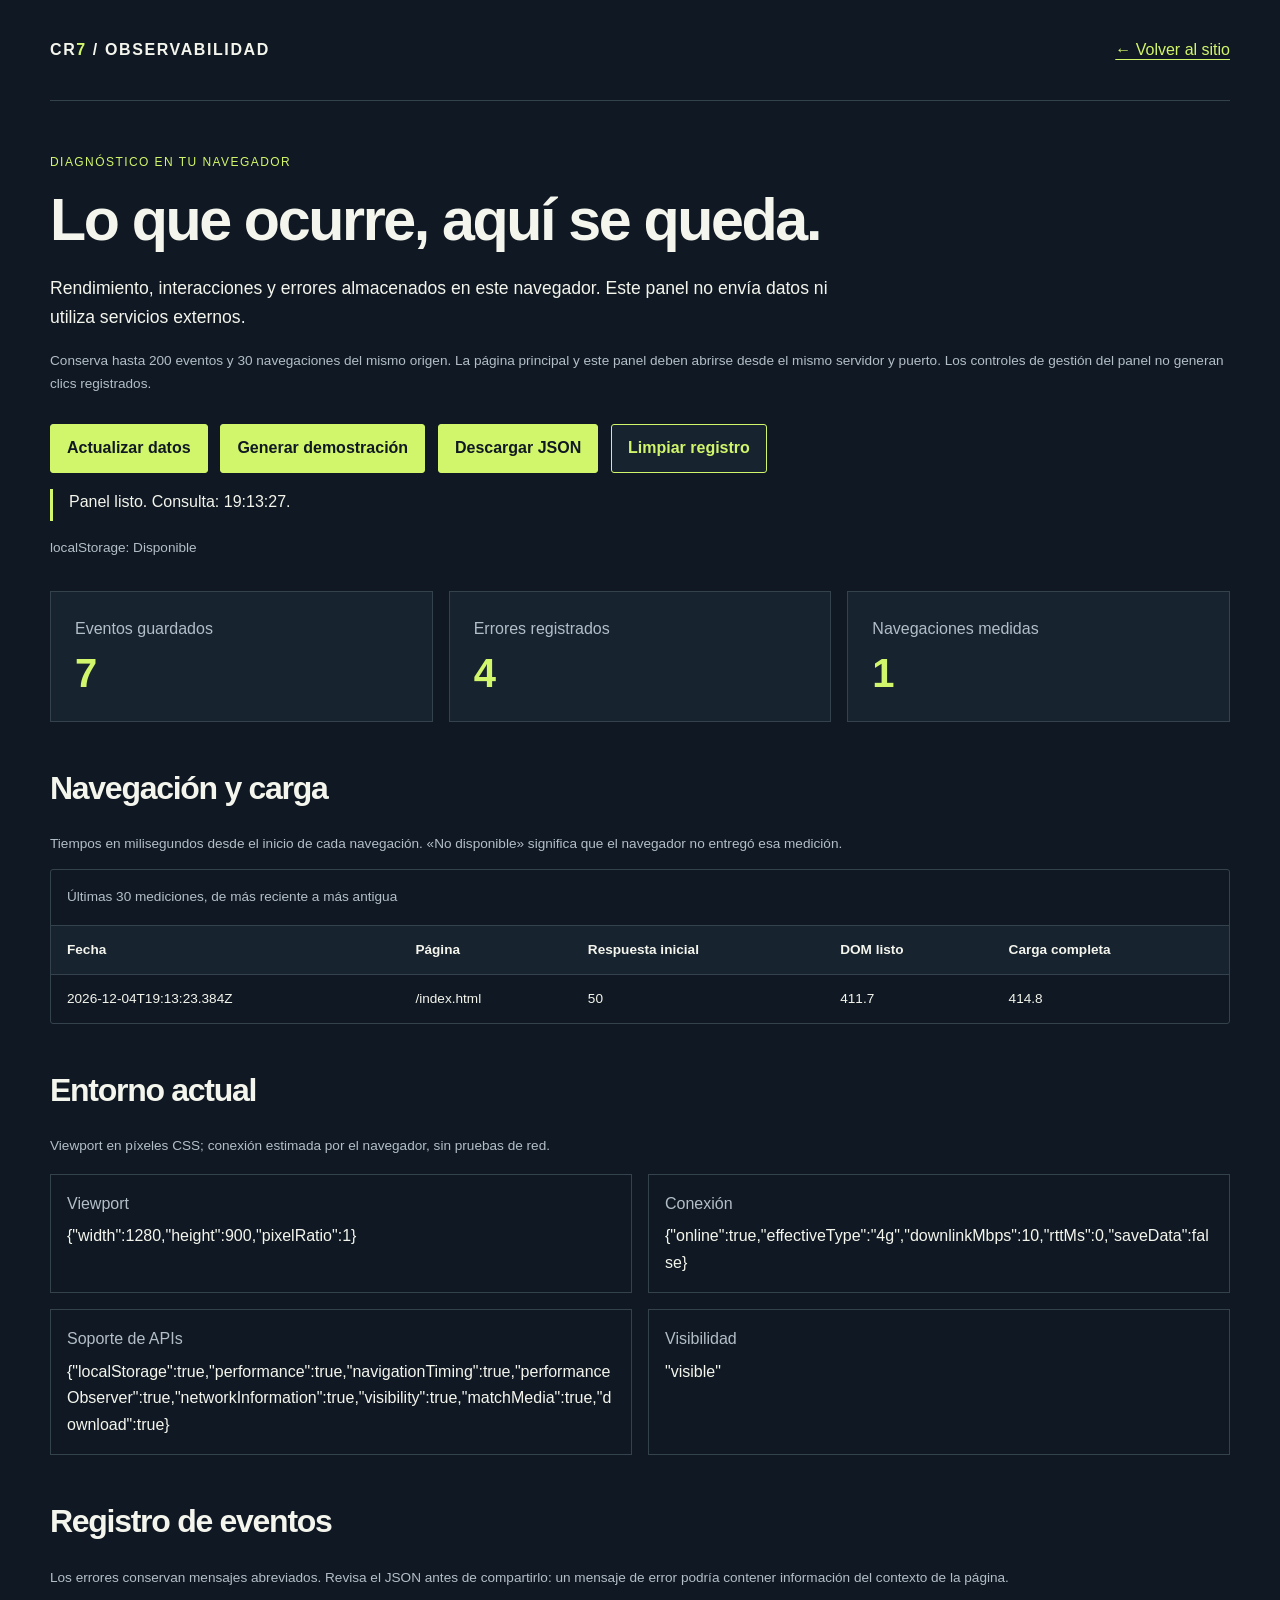
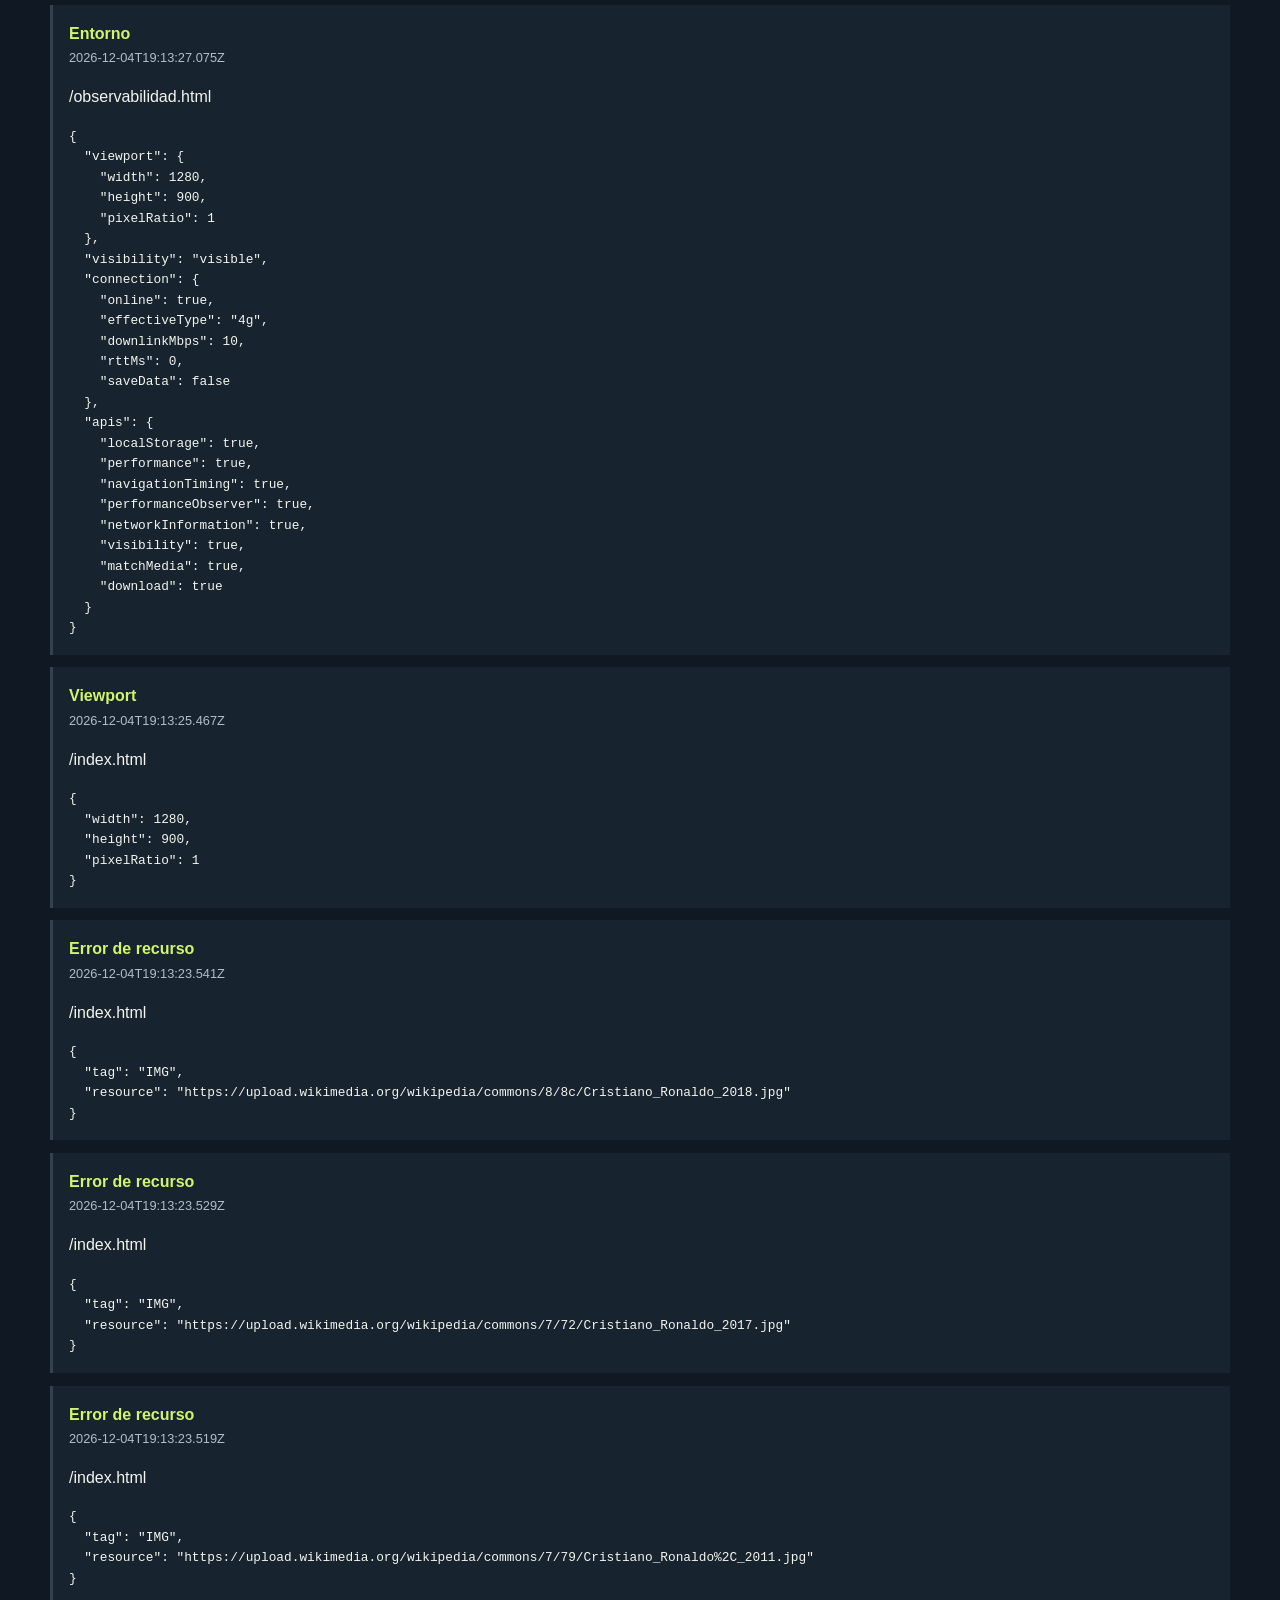
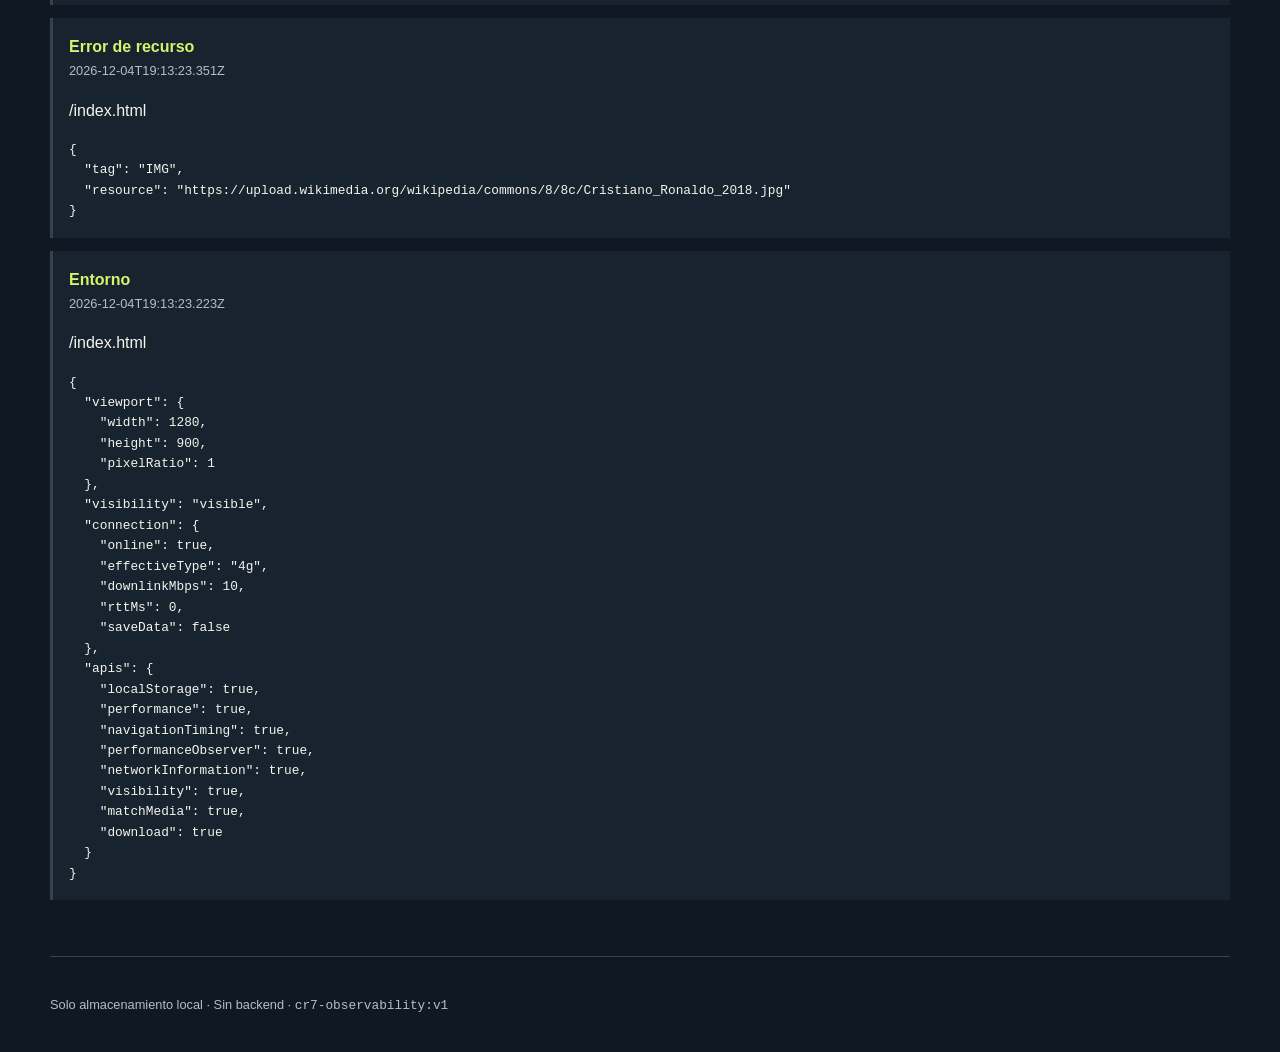
<file: observabilidad.html>
<!DOCTYPE html>
<html lang="es">
<head>
  <meta charset="UTF-8">
  <meta name="viewport" content="width=device-width, initial-scale=1">
  <meta name="description" content="Panel local de rendimiento, eventos y errores del sitio de Cristiano Ronaldo.">
  <title>Observabilidad local — CR7</title>
  <script src="observabilidad.js"></script>
  <link rel="stylesheet" href="observabilidad.css">
</head>
<body>
  <a class="skip-link" href="#contenido">Saltar al contenido</a>
  <header class="container">
    <p class="brand">CR<span>7</span> / OBSERVABILIDAD</p>
    <nav aria-label="Navegación del panel"><a href="index.html">← Volver al sitio</a></nav>
  </header>
  <main class="container" id="contenido" tabindex="-1" data-observability-dashboard>
    <p class="eyebrow">DIAGNÓSTICO EN TU NAVEGADOR</p>
    <h1>Lo que ocurre, aquí se queda.</h1>
    <p class="intro">Rendimiento, interacciones y errores almacenados en este navegador. Este panel no envía datos ni utiliza servicios externos.</p>
    <p class="note">Conserva hasta 200 eventos y 30 navegaciones del mismo origen. La página principal y este panel deben abrirse desde el mismo servidor y puerto. Los controles de gestión del panel no generan clics registrados.</p>
    <noscript><p>Activa JavaScript para consultar y administrar el registro local.</p></noscript>
    <div class="actions" role="group" aria-label="Acciones del registro" data-observability-ignore>
      <button type="button" id="refresh" disabled>Actualizar datos</button>
      <button type="button" id="demo" disabled>Generar demostración</button>
      <button type="button" id="download" disabled>Descargar JSON</button>
      <button type="button" id="clear" class="secondary" disabled>Limpiar registro</button>
    </div>
    <p id="status" role="status" aria-live="polite" aria-atomic="true">Esperando la inicialización del panel.</p>
    <p id="storage-status" class="note"></p>
    <dl class="stats" aria-label="Resumen de datos retenidos">
      <div><dt>Eventos guardados</dt><dd id="event-count">—</dd></div>
      <div><dt>Errores registrados</dt><dd id="error-count">—</dd></div>
      <div><dt>Navegaciones medidas</dt><dd id="navigation-count">—</dd></div>
    </dl>
    <section aria-labelledby="timing-title">
      <h2 id="timing-title">Navegación y carga</h2>
      <p class="note">Tiempos en milisegundos desde el inicio de cada navegación. «No disponible» significa que el navegador no entregó esa medición.</p>
      <div class="table-scroll" tabindex="0" role="region" aria-label="Tabla de rendimiento, desplazable horizontalmente">
        <table><caption>Últimas 30 mediciones, de más reciente a más antigua</caption><thead><tr><th scope="col">Fecha</th><th scope="col">Página</th><th scope="col">Respuesta inicial</th><th scope="col">DOM listo</th><th scope="col">Carga completa</th></tr></thead><tbody id="timing-rows"></tbody></table>
      </div>
    </section>
    <section aria-labelledby="environment-title"><h2 id="environment-title">Entorno actual</h2><p class="note">Viewport en píxeles CSS; conexión estimada por el navegador, sin pruebas de red.</p><dl id="environment" class="environment"></dl></section>
    <section aria-labelledby="events-title"><h2 id="events-title">Registro de eventos</h2><p class="note">Los errores conservan mensajes abreviados. Revisa el JSON antes de compartirlo: un mensaje de error podría contener información del contexto de la página.</p><ol id="events" class="events" reversed></ol><p id="empty-events" hidden>No hay eventos guardados.</p></section>
  </main>
  <footer class="container"><p>Solo almacenamiento local · Sin backend · <code>cr7-observability:v1</code></p></footer>
</body>
</html>
</file>
<file: observabilidad.css>
:root { color-scheme: dark; --bg: #101923; --surface: #17232f; --text: #f4f5ed; --muted: #b2bec8; --accent: #d2f66b; --line: #34424e; }
* { box-sizing: border-box; }
body { margin: 0; background: var(--bg); color: var(--text); font: 1rem/1.65 Arial, Helvetica, sans-serif; overflow-wrap: anywhere; }
.container { width: min(1180px, calc(100% - 40px)); margin-inline: auto; }
a { color: var(--accent); text-underline-offset: .25em; }
:focus-visible { outline: 3px solid var(--accent); outline-offset: 4px; }
[hidden] { display: none !important; }
.skip-link { position: absolute; left: 1rem; top: 1rem; transform: translateY(-200%); padding: .7rem; background: var(--accent); color: var(--bg); z-index: 2; }
.skip-link:focus { transform: none; }
header { display: flex; align-items: center; justify-content: space-between; gap: 1rem; padding-block: 1.3rem; border-bottom: 1px solid var(--line); }
.brand { font-weight: 800; letter-spacing: .1em; }
.brand span, .eyebrow { color: var(--accent); }
nav a { display: inline-flex; align-items: center; min-height: 44px; }
main { padding-block: 2.5rem; }
h1, h2 { line-height: 1.15; letter-spacing: -.04em; }
h1 { font-size: clamp(2rem, 5vw, 3.7rem); max-width: 850px; margin-block: .8rem 1.3rem; }
h2 { font-size: clamp(1.5rem, 3vw, 2rem); }
.eyebrow { font-size: .75rem; letter-spacing: .12em; }
.intro { max-width: 780px; font-size: 1.1rem; }
.note { color: var(--muted); font-size: .85rem; }
.actions { display: flex; flex-wrap: wrap; gap: .8rem; margin-top: 1.8rem; }
button { font: inherit; font-weight: 700; min-height: 44px; padding: .65rem 1rem; border-radius: 3px; border: 1px solid var(--accent); background: var(--accent); color: var(--bg); cursor: pointer; }
button:hover { background: #e2ff9a; }
button.secondary { background: var(--surface); color: var(--accent); }
button.secondary:hover { background: #22313e; }
button:disabled { opacity: .55; cursor: not-allowed; }
#status { border-left: 3px solid var(--accent); padding-left: 1rem; min-height: 2rem; }
.stats { display: grid; grid-template-columns: repeat(3, minmax(0, 1fr)); gap: 1rem; margin-block: 2rem; }
.stats > div { padding: 1.5rem; background: var(--surface); border: 1px solid var(--line); }
dt { color: var(--muted); }
dd { margin: .4rem 0 0; }
.stats dd { font-size: 2.5rem; font-weight: 800; color: var(--accent); line-height: 1.2; }
section { margin-top: 3rem; }
.table-scroll { overflow-x: auto; border: 1px solid var(--line); border-radius: 3px; }
table { width: 100%; border-collapse: collapse; min-width: 650px; font-size: .85rem; }
caption { text-align: left; padding: 1rem; color: var(--muted); }
th, td { text-align: left; vertical-align: top; padding: .8rem 1rem; border-top: 1px solid var(--line); }
th { background: var(--surface); }
.environment { display: grid; grid-template-columns: repeat(2, minmax(0, 1fr)); gap: 1rem; }
.environment > div { padding: 1rem; border: 1px solid var(--line); }
.events { list-style: none; padding: 0; }
.events li { margin-bottom: .8rem; padding: 1rem; background: var(--surface); border-left: 3px solid var(--line); }
.events strong { color: var(--accent); }
.events time { display: block; color: var(--muted); font-size: .8rem; }
.events pre { white-space: pre-wrap; overflow-wrap: anywhere; font: .8rem/1.6 Consolas, monospace; margin-bottom: 0; }
footer { padding-block: 1.5rem; color: var(--muted); border-top: 1px solid var(--line); font-size: .8rem; }
@media (max-width: 640px) { header { align-items: flex-start; flex-direction: column; gap: 0; } .stats, .environment { grid-template-columns: 1fr; } .actions { display: grid; grid-template-columns: 1fr; } }
</file>
